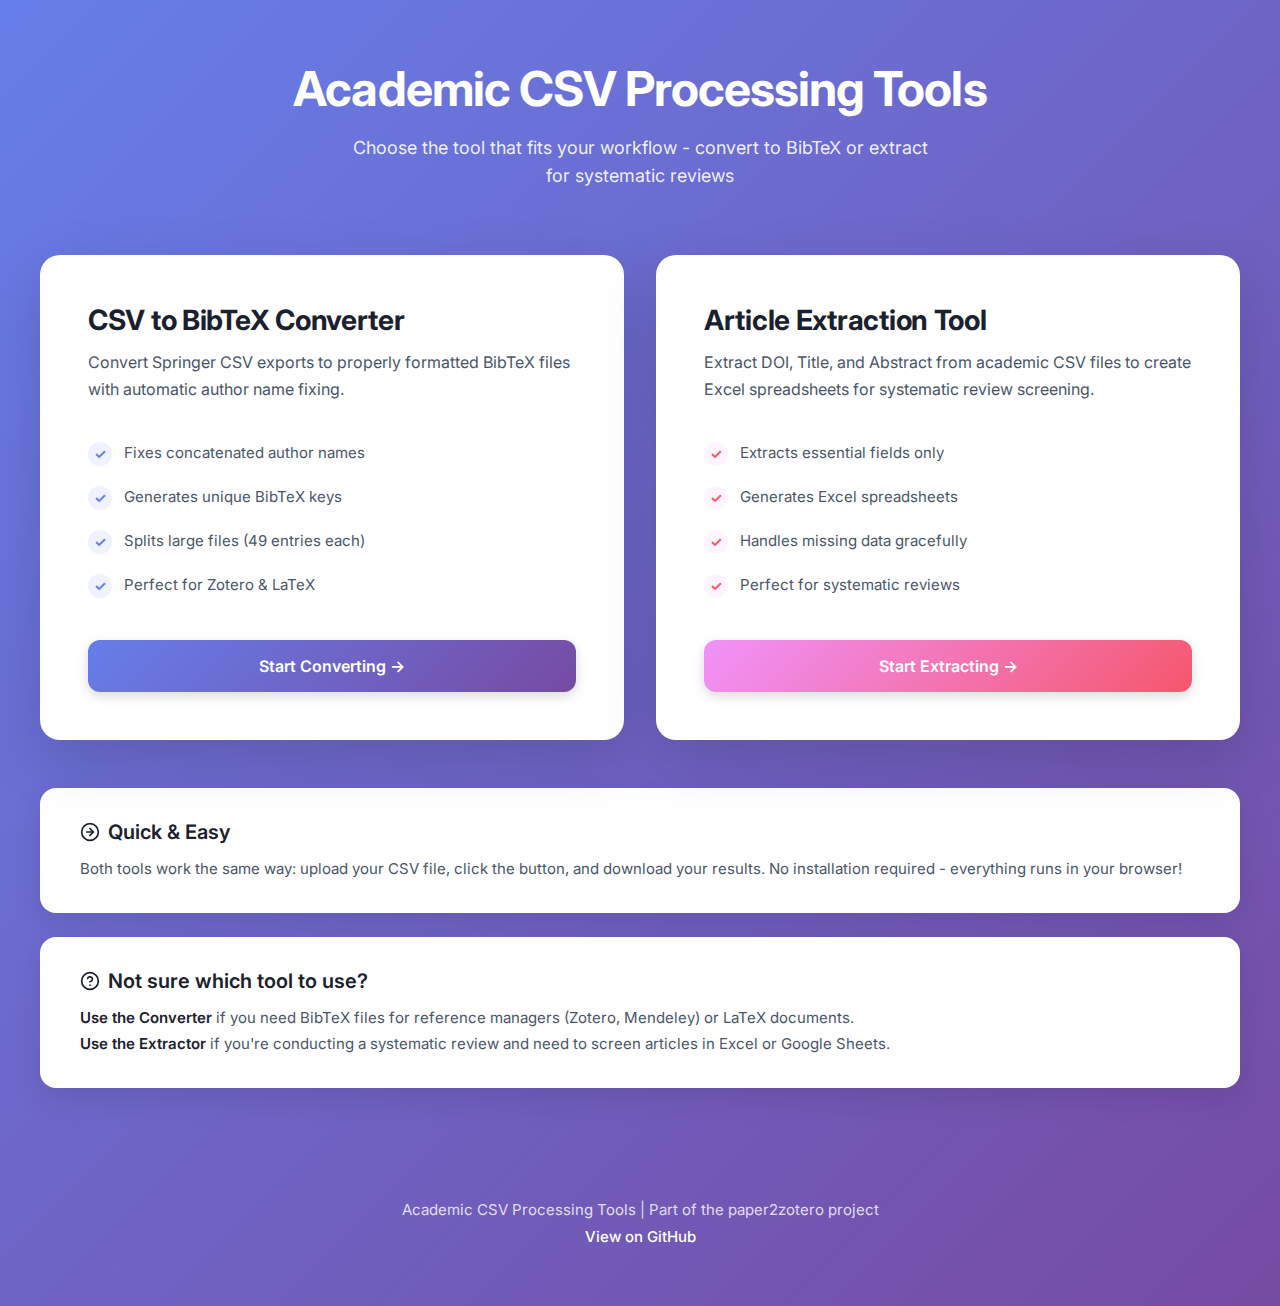
<file: bibtools/web/templates/index.html>
<!DOCTYPE html>
<html lang="en">
<head>
    <meta charset="UTF-8">
    <meta name="viewport" content="width=device-width, initial-scale=1.0">
    <title>Academic CSV Tools</title>
    <link rel="preconnect" href="https://fonts.googleapis.com">
    <link rel="preconnect" href="https://fonts.gstatic.com" crossorigin>
    <link href="https://fonts.googleapis.com/css2?family=Inter:wght@400;500;600;700&display=swap" rel="stylesheet">
    <style>
        * {
            margin: 0;
            padding: 0;
            box-sizing: border-box;
        }

        body {
            font-family: 'Inter', -apple-system, BlinkMacSystemFont, 'Segoe UI', sans-serif;
            background: linear-gradient(135deg, #667eea 0%, #764ba2 100%);
            min-height: 100vh;
            padding: 20px;
            color: #1a202c;
        }

        .landing-container {
            max-width: 1200px;
            margin: 0 auto;
        }

        /* Header */
        .landing-header {
            text-align: center;
            margin-bottom: 64px;
            padding-top: 40px;
        }

        .landing-header h1 {
            font-size: 3rem;
            font-weight: 700;
            color: white;
            margin-bottom: 16px;
            letter-spacing: -0.02em;
            line-height: 1.2;
        }

        .landing-header .subtitle {
            font-size: 1.125rem;
            color: rgba(255, 255, 255, 0.9);
            max-width: 600px;
            margin: 0 auto;
            line-height: 1.6;
            font-weight: 400;
        }

        /* Tools Grid */
        .tools-grid {
            display: grid;
            grid-template-columns: repeat(auto-fit, minmax(480px, 1fr));
            gap: 32px;
            margin-bottom: 48px;
        }

        /* Tool Cards */
        .tool-card {
            background: white;
            border-radius: 20px;
            padding: 48px;
            box-shadow: 0 20px 60px rgba(0, 0, 0, 0.15);
            transition: all 0.4s cubic-bezier(0.4, 0, 0.2, 1);
            text-decoration: none;
            color: inherit;
            display: flex;
            flex-direction: column;
            position: relative;
            overflow: hidden;
        }

        .tool-card::before {
            content: '';
            position: absolute;
            top: 0;
            left: 0;
            right: 0;
            height: 4px;
            background: linear-gradient(90deg, #667eea 0%, #764ba2 100%);
            transform: scaleX(0);
            transition: transform 0.4s cubic-bezier(0.4, 0, 0.2, 1);
        }

        .tool-card:hover {
            transform: translateY(-8px);
            box-shadow: 0 30px 80px rgba(0, 0, 0, 0.2);
        }

        .tool-card:hover::before {
            transform: scaleX(1);
        }

        .tool-card.converter::before {
            background: linear-gradient(90deg, #667eea 0%, #764ba2 100%);
        }

        .tool-card.extractor::before {
            background: linear-gradient(90deg, #f093fb 0%, #f5576c 100%);
        }

        /* Icon Container */
        .icon-container {
            width: 72px;
            height: 72px;
            border-radius: 16px;
            display: flex;
            align-items: center;
            justify-content: center;
            margin-bottom: 24px;
            font-size: 2rem;
            transition: transform 0.4s cubic-bezier(0.4, 0, 0.2, 1);
        }

        .tool-card.converter .icon-container {
            background: linear-gradient(135deg, #667eea 0%, #764ba2 100%);
        }

        .tool-card.extractor .icon-container {
            background: linear-gradient(135deg, #f093fb 0%, #f5576c 100%);
        }

        .tool-card:hover .icon-container {
            transform: scale(1.1) rotate(5deg);
        }

        .tool-card h2 {
            font-size: 1.75rem;
            font-weight: 700;
            color: #1a202c;
            margin-bottom: 12px;
            letter-spacing: -0.01em;
        }

        .tool-card .description {
            color: #4a5568;
            line-height: 1.7;
            margin-bottom: 28px;
            font-size: 1rem;
        }

        /* Features List */
        .tool-card .features {
            list-style: none;
            padding: 0;
            margin: 0 0 32px 0;
            flex-grow: 1;
        }

        .tool-card .features li {
            padding: 10px 0;
            color: #4a5568;
            display: flex;
            align-items: center;
            font-size: 0.9375rem;
            line-height: 1.5;
        }

        .tool-card .features li::before {
            content: "✓";
            display: inline-flex;
            align-items: center;
            justify-content: center;
            width: 24px;
            height: 24px;
            border-radius: 50%;
            font-weight: 700;
            margin-right: 12px;
            font-size: 0.875rem;
            flex-shrink: 0;
        }

        .tool-card.converter .features li::before {
            background: rgba(102, 126, 234, 0.1);
            color: #667eea;
        }

        .tool-card.extractor .features li::before {
            background: rgba(240, 147, 251, 0.1);
            color: #f5576c;
        }

        /* CTA Button */
        .tool-card .btn {
            display: inline-flex;
            align-items: center;
            justify-content: center;
            padding: 16px 32px;
            border-radius: 12px;
            text-decoration: none;
            font-weight: 600;
            font-size: 1rem;
            transition: all 0.3s cubic-bezier(0.4, 0, 0.2, 1);
            color: white;
            border: none;
            cursor: pointer;
            box-shadow: 0 4px 12px rgba(0, 0, 0, 0.15);
        }

        .tool-card.converter .btn {
            background: linear-gradient(135deg, #667eea 0%, #764ba2 100%);
        }

        .tool-card.extractor .btn {
            background: linear-gradient(135deg, #f093fb 0%, #f5576c 100%);
        }

        .tool-card .btn:hover {
            transform: translateY(-2px);
            box-shadow: 0 8px 20px rgba(0, 0, 0, 0.2);
        }

        .tool-card .btn:active {
            transform: translateY(0);
        }

        /* Info Banner */
        .info-banner {
            background: white;
            border-radius: 16px;
            padding: 32px 40px;
            margin-bottom: 24px;
            box-shadow: 0 10px 30px rgba(0, 0, 0, 0.1);
        }

        .info-banner h3 {
            font-size: 1.25rem;
            font-weight: 600;
            color: #1a202c;
            margin-bottom: 12px;
            display: flex;
            align-items: center;
            gap: 8px;
        }

        .info-banner p {
            color: #4a5568;
            line-height: 1.7;
            font-size: 0.9375rem;
        }

        .info-banner strong {
            color: #1a202c;
            font-weight: 600;
        }

        /* Footer */
        footer {
            text-align: center;
            padding: 48px 20px 32px;
            color: rgba(255, 255, 255, 0.8);
            margin-top: 64px;
        }

        footer p {
            margin-bottom: 8px;
            font-size: 0.9375rem;
        }

        footer a {
            color: white;
            text-decoration: none;
            font-weight: 500;
            transition: opacity 0.3s ease;
        }

        footer a:hover {
            opacity: 0.8;
        }

        /* Responsive Design */
        @media (max-width: 1024px) {
            .tools-grid {
                grid-template-columns: 1fr;
                max-width: 600px;
                margin-left: auto;
                margin-right: auto;
            }
        }

        @media (max-width: 768px) {
            .landing-header h1 {
                font-size: 2.25rem;
            }

            .landing-header .subtitle {
                font-size: 1rem;
            }

            .tool-card {
                padding: 32px 24px;
            }

            .tool-card h2 {
                font-size: 1.5rem;
            }

            .info-banner {
                padding: 24px;
            }
        }

        /* Animations */
        @keyframes fadeInUp {
            from {
                opacity: 0;
                transform: translateY(30px);
            }
            to {
                opacity: 1;
                transform: translateY(0);
            }
        }

        .landing-header {
            animation: fadeInUp 0.6s ease-out;
        }

        .tool-card {
            animation: fadeInUp 0.6s ease-out;
            animation-fill-mode: both;
        }

        .tool-card:nth-child(1) {
            animation-delay: 0.1s;
        }

        .tool-card:nth-child(2) {
            animation-delay: 0.2s;
        }

        .info-banner {
            animation: fadeInUp 0.6s ease-out;
            animation-delay: 0.3s;
            animation-fill-mode: both;
        }
    </style>
</head>
<body>
    <div class="landing-container">
        <header class="landing-header">
            <h1>Academic CSV Processing Tools</h1>
            <p class="subtitle">Choose the tool that fits your workflow - convert to BibTeX or extract for systematic reviews</p>
        </header>

        <div class="tools-grid">
            <!-- CSV to BibTeX Converter -->
            <a href="/converter" class="tool-card converter">
                
                <h2>CSV to BibTeX Converter</h2>
                <p class="description">
                    Convert Springer CSV exports to properly formatted BibTeX files with automatic author name fixing.
                </p>
                <ul class="features">
                    <li>Fixes concatenated author names</li>
                    <li>Generates unique BibTeX keys</li>
                    <li>Splits large files (49 entries each)</li>
                    <li>Perfect for Zotero & LaTeX</li>
                </ul>
                <span class="btn">Start Converting →</span>
            </a>

            <!-- Article Extraction Tool -->
            <a href="/extract-articles" class="tool-card extractor">
                
                <h2>Article Extraction Tool</h2>
                <p class="description">
                    Extract DOI, Title, and Abstract from academic CSV files to create Excel spreadsheets for systematic review screening.
                </p>
                <ul class="features">
                    <li>Extracts essential fields only</li>
                    <li>Generates Excel spreadsheets</li>
                    <li>Handles missing data gracefully</li>
                    <li>Perfect for systematic reviews</li>
                </ul>
                <span class="btn">Start Extracting →</span>
            </a>
        </div>

        <div class="info-banner">
            <h3>
                <svg width="20" height="20" viewBox="0 0 24 24" fill="none" stroke="currentColor" stroke-width="2" stroke-linecap="round" stroke-linejoin="round" style="vertical-align: middle;">
                    <circle cx="12" cy="12" r="10"></circle>
                    <polyline points="12 16 16 12 12 8"></polyline>
                    <line x1="8" y1="12" x2="16" y2="12"></line>
                </svg>
                Quick & Easy
            </h3>
            <p>
                Both tools work the same way: upload your CSV file, click the button, and download your results. 
                No installation required - everything runs in your browser!
            </p>
        </div>

        <div class="info-banner">
            <h3>
                <svg width="20" height="20" viewBox="0 0 24 24" fill="none" stroke="currentColor" stroke-width="2" stroke-linecap="round" stroke-linejoin="round" style="vertical-align: middle;">
                    <circle cx="12" cy="12" r="10"></circle>
                    <path d="M9.09 9a3 3 0 0 1 5.83 1c0 2-3 3-3 3"></path>
                    <line x1="12" y1="17" x2="12.01" y2="17"></line>
                </svg>
                Not sure which tool to use?
            </h3>
            <p>
                <strong>Use the Converter</strong> if you need BibTeX files for reference managers (Zotero, Mendeley) or LaTeX documents.<br>
                <strong>Use the Extractor</strong> if you're conducting a systematic review and need to screen articles in Excel or Google Sheets.
            </p>
        </div>

        <footer>
            <p>Academic CSV Processing Tools | Part of the paper2zotero project</p>
            <p>
                <a href="https://github.com/fchicout/paper2zotero">View on GitHub</a>
            </p>
        </footer>
    </div>
</body>
</html>
</file>
